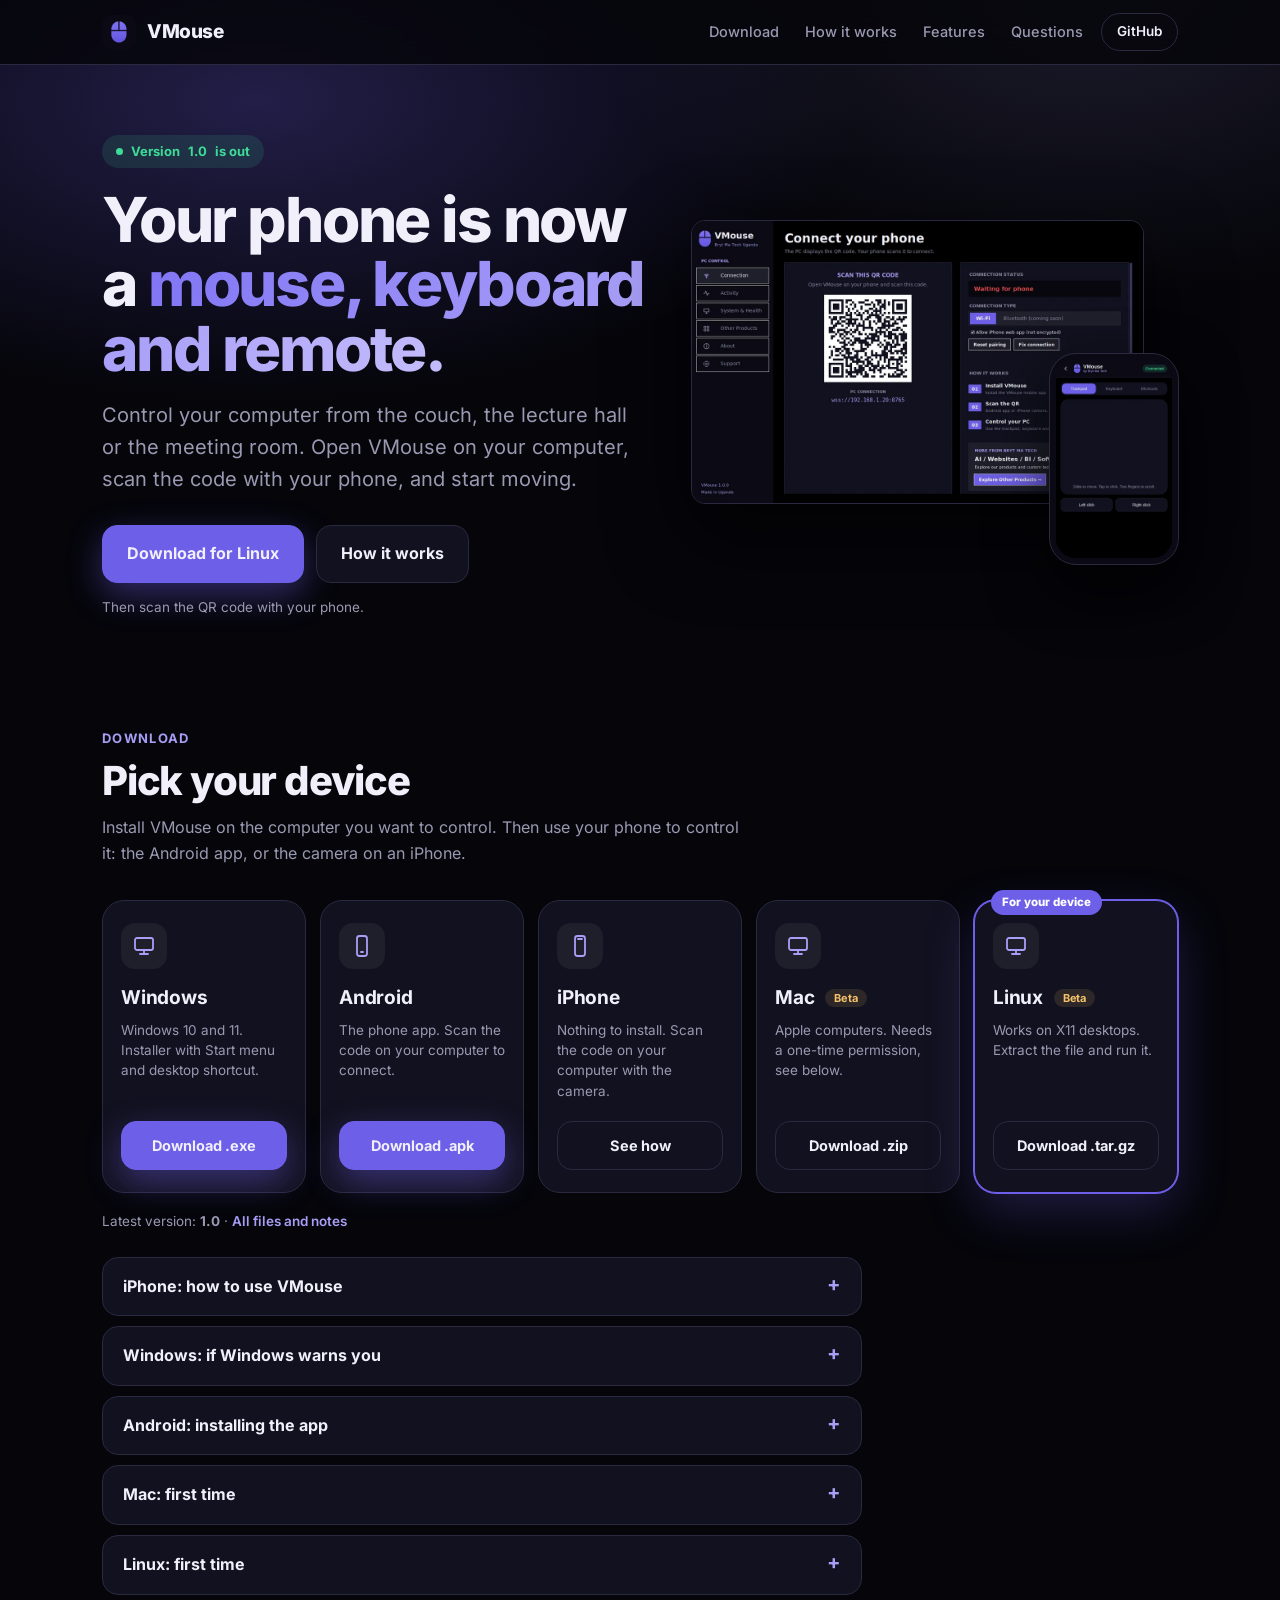
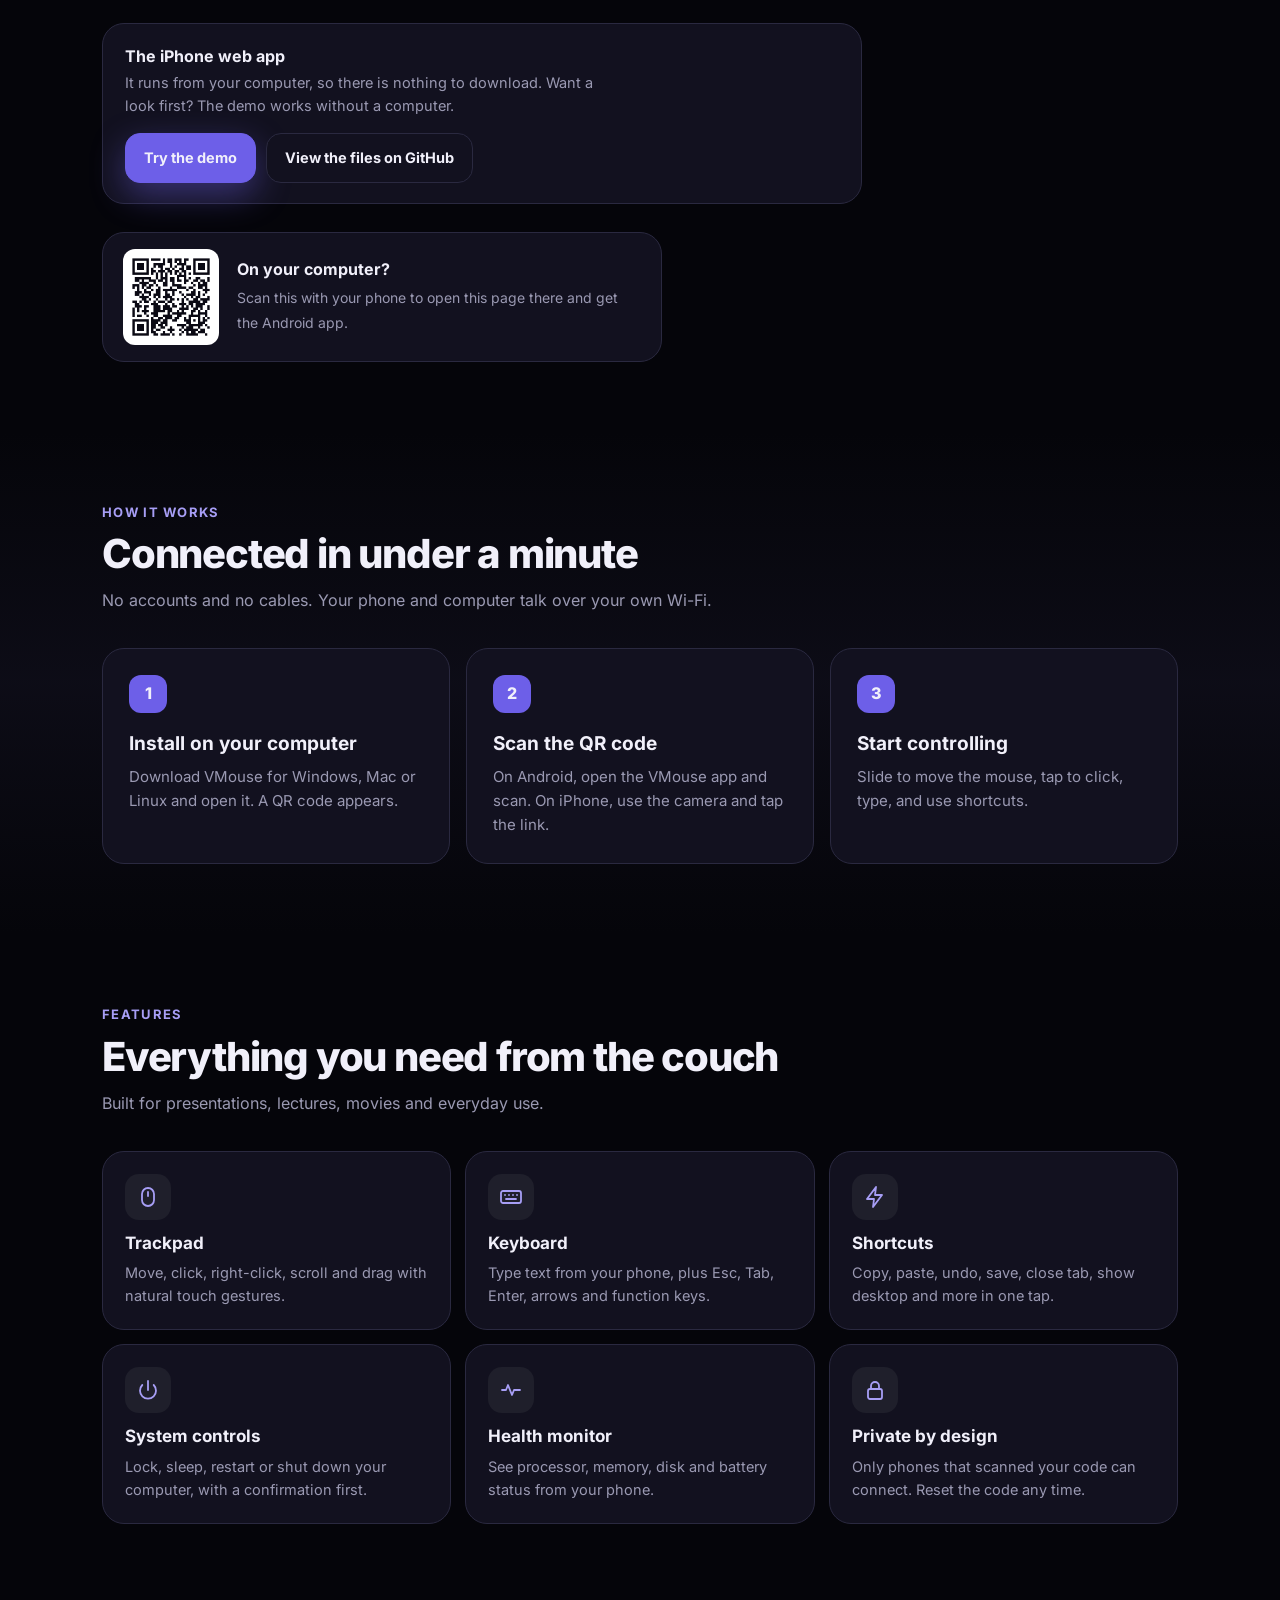
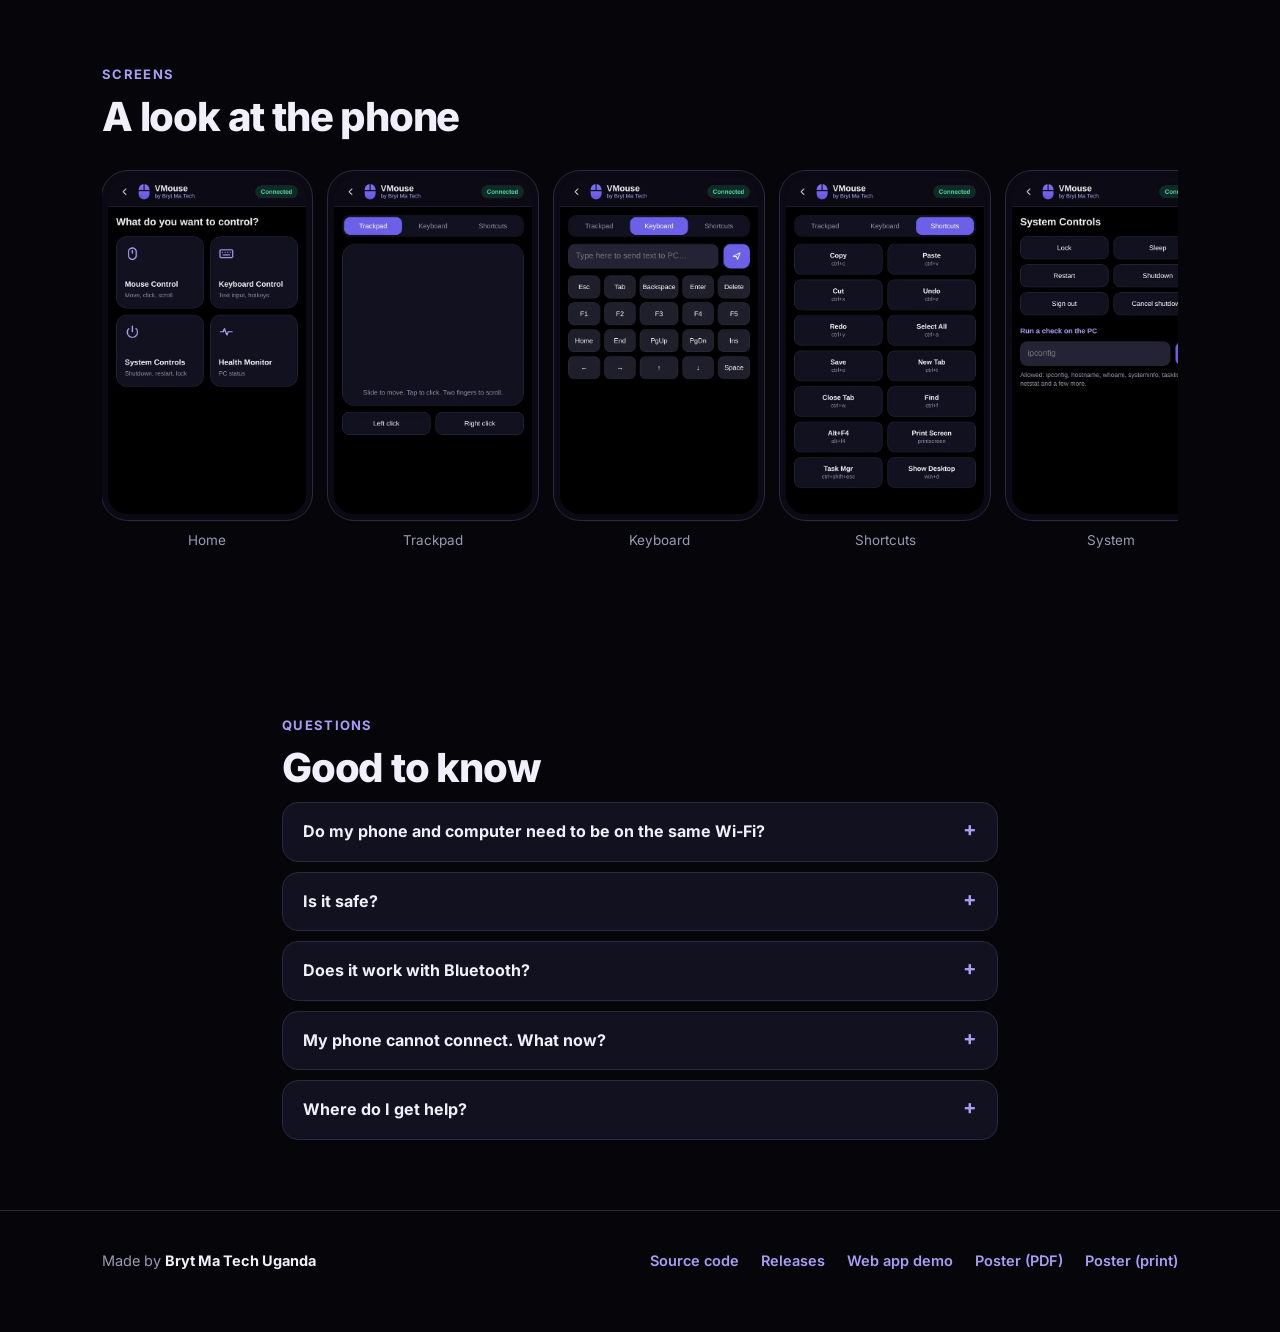
<file: docs/index.html>
<!doctype html>
<html lang="en">
<head>
<meta charset="utf-8">
<meta name="viewport" content="width=device-width, initial-scale=1">
<title>VMouse: use your phone as a mouse, keyboard and remote</title>
<meta name="description" content="VMouse turns your phone into a mouse, keyboard and remote for your computer. Download for Windows, Mac, Linux and Android, or use it on iPhone.">
<meta name="theme-color" content="#05050A">
<meta property="og:type" content="website">
<meta property="og:title" content="VMouse: your phone is now a mouse, keyboard and remote">
<meta property="og:description" content="Download for Windows, Mac, Linux and Android. Works on iPhone too. Built by Bryt Ma Tech Uganda.">
<meta property="og:url" content="https://muhumuza684.github.io/vmouse/">
<meta property="og:image" content="https://muhumuza684.github.io/vmouse/img/og.png">
<meta name="twitter:card" content="summary_large_image">
<link rel="icon" href="img/favicon.png">
<link rel="apple-touch-icon" href="img/apple-touch-icon.png">
<link rel="preload" href="fonts/inter.woff2" as="font" type="font/woff2" crossorigin>
<style>
@font-face{font-family:Inter;src:url(fonts/inter.woff2) format("woff2");font-weight:100 900;font-display:swap}
:root{--bg:#05050A;--s1:#12111F;--s2:#1F1F2B;--line:#2A2940;--pri:#6D5FE8;--pri2:#A79EF5;--tx:#F1F0FA;--mu:#9A99B2;--ok:#3DDC97;--r:22px}
*{box-sizing:border-box;margin:0}
html{scroll-behavior:smooth}
body{background:var(--bg);color:var(--tx);font:16px/1.6 Inter,system-ui,-apple-system,"Segoe UI",Roboto,sans-serif;-webkit-font-smoothing:antialiased;overflow-x:hidden}
a{color:inherit;text-decoration:none}
img{max-width:100%;height:auto;display:block}
.wrap{max-width:1120px;margin:auto;padding:0 22px}
header{position:sticky;top:0;z-index:20;background:rgba(5,5,10,.82);backdrop-filter:blur(14px);border-bottom:1px solid var(--line)}
.bar{display:flex;align-items:center;gap:18px;height:64px}
.brand{display:flex;align-items:center;gap:11px;font-weight:800;font-size:19px;letter-spacing:-.02em}
.brand img{width:34px;height:34px;border-radius:9px}
nav{margin-left:auto;display:flex;gap:26px;font-size:14.5px;color:var(--mu);font-weight:500}
nav a:hover{color:var(--tx)}
.gh{border:1px solid var(--line);border-radius:99px;padding:7px 15px;font-size:13.5px;font-weight:600;color:var(--tx)}
@media(max-width:820px){nav{display:none}.gh{margin-left:auto}}
.hero{padding:70px 0 40px;position:relative}
.hero::before{content:"";position:absolute;inset:-120px 0 auto;height:520px;background:radial-gradient(600px 300px at 20% 30%,rgba(109,95,232,.28),transparent),radial-gradient(500px 300px at 85% 10%,rgba(167,158,245,.14),transparent);pointer-events:none}
.hero .wrap{display:grid;grid-template-columns:1.05fr .95fr;gap:40px;align-items:center;position:relative}
@media(max-width:900px){.hero .wrap{grid-template-columns:1fr}.hero{padding-top:44px}}
.pill{display:inline-flex;align-items:center;gap:8px;background:rgba(61,220,151,.12);color:var(--ok);border-radius:99px;padding:6px 14px;font-size:13px;font-weight:700}
.pill i{width:7px;height:7px;border-radius:50%;background:var(--ok)}
h1{font-size:clamp(36px,5.6vw,62px);line-height:1.04;letter-spacing:-.035em;font-weight:800;margin:20px 0 18px}
h1 span{background:linear-gradient(120deg,#8074F4,#C4BDFB);-webkit-background-clip:text;background-clip:text;color:transparent}
.lead{font-size:clamp(17px,2vw,20px);color:var(--mu);max-width:34em}
.cta{display:flex;flex-wrap:wrap;gap:12px;margin-top:30px}
.btn{display:inline-flex;align-items:center;justify-content:center;gap:9px;border-radius:15px;padding:15px 24px;font-weight:700;font-size:16px;border:1px solid var(--line);background:var(--s1);color:var(--tx);cursor:pointer;transition:transform .15s,background .15s}
.btn:hover{transform:translateY(-2px);background:var(--s2)}
.btn.main{background:var(--pri);border-color:var(--pri);box-shadow:0 12px 34px rgba(109,95,232,.42)}
.btn.main:hover{background:#7a6df0}
.sub{font-size:13.5px;color:var(--mu);margin-top:14px}
.shots{position:relative;display:flex;justify-content:center;align-items:flex-end;padding-bottom:30px}
.shots .pc{width:92%;max-width:560px;height:auto;margin-right:6%;border-radius:14px;border:1px solid var(--line);box-shadow:0 30px 80px rgba(0,0,0,.6)}
.shots .ph{position:absolute;right:0;bottom:-30px;width:26%;max-width:150px;height:auto;border-radius:26px;border:6px solid #0B0A14;outline:1px solid var(--line);box-shadow:0 24px 60px rgba(0,0,0,.7)}
section{padding:70px 0}
h2{font-size:clamp(28px,4vw,40px);letter-spacing:-.03em;line-height:1.1;font-weight:800;margin-bottom:12px}
.kicker{color:var(--pri2);font-weight:700;font-size:13px;letter-spacing:.1em;text-transform:uppercase;margin-bottom:10px}
.intro{color:var(--mu);max-width:40em;margin-bottom:34px}
.cards{display:grid;grid-template-columns:repeat(5,1fr);gap:14px}
@media(max-width:1000px){.cards{grid-template-columns:repeat(3,1fr)}}
@media(max-width:700px){.cards{grid-template-columns:1fr 1fr}}
@media(max-width:440px){.cards{grid-template-columns:1fr}}
.card{background:var(--s1);border:1px solid var(--line);border-radius:var(--r);padding:22px 18px;display:flex;flex-direction:column;gap:6px;position:relative;transition:border-color .2s,transform .2s}
.card:hover{border-color:var(--pri);transform:translateY(-3px)}
.card.rec{border-color:var(--pri);box-shadow:0 0 0 1px var(--pri),0 18px 50px rgba(109,95,232,.25)}
.badge{position:absolute;top:-11px;left:16px;background:var(--pri);color:#fff;font-size:11.5px;font-weight:800;padding:3px 11px;border-radius:99px;display:none}
.card.rec .badge{display:block}
.ico{width:46px;height:46px;border-radius:14px;background:var(--s2);display:grid;place-items:center;color:var(--pri2);margin-bottom:8px}
.ico svg{width:24px;height:24px;fill:none;stroke:currentColor;stroke-width:1.8;stroke-linecap:round;stroke-linejoin:round}
.card h3{font-size:19px;letter-spacing:-.01em}
.card p{color:var(--mu);font-size:13.5px;line-height:1.5;flex:1}
.card .btn{margin-top:14px;padding:12px 14px;font-size:14.5px;width:100%}
.tag{font-size:11px;font-weight:700;color:#F5C26B;background:rgba(245,194,107,.12);border-radius:99px;padding:2px 9px;margin-left:6px;vertical-align:middle}
.ver{color:var(--mu);font-size:13.5px;margin-top:18px}
details{background:var(--s1);border:1px solid var(--line);border-radius:16px;padding:16px 20px;margin-top:10px}
summary{cursor:pointer;font-weight:700;list-style:none;display:flex;justify-content:space-between;gap:14px}
summary::after{content:"+";color:var(--pri2);font-size:20px;line-height:1}
details[open] summary::after{content:"\2212"}
details p,details li{color:var(--mu);font-size:15px;margin-top:10px}
details ol{padding-left:20px}
.webapp{margin-top:28px;display:flex;flex-wrap:wrap;align-items:center;justify-content:space-between;gap:16px 24px;background:var(--s1);border:1px solid var(--line);border-radius:var(--r);padding:20px 22px;max-width:760px}.webapp b{display:block;margin-bottom:2px}.webapp span{color:var(--mu);font-size:14.5px;display:block;max-width:34em}.cta2{display:flex;flex-wrap:wrap;gap:10px}.cta2 .btn{padding:12px 18px;font-size:14.5px}
.share{margin-top:28px;display:flex;align-items:center;gap:18px;background:var(--s1);border:1px solid var(--line);border-radius:var(--r);padding:16px 20px;max-width:560px}
.share img{width:96px;height:96px;border-radius:12px;background:#fff}
.share b{display:block;margin-bottom:2px}.share span{color:var(--mu);font-size:14px}
@media(max-width:700px){.share{display:none}}
.steps{display:grid;grid-template-columns:repeat(3,1fr);gap:16px;counter-reset:s}
@media(max-width:800px){.steps{grid-template-columns:1fr}}
.step{background:var(--s1);border:1px solid var(--line);border-radius:var(--r);padding:26px;counter-increment:s}
.step::before{content:counter(s);display:grid;place-items:center;width:38px;height:38px;border-radius:12px;background:var(--pri);font-weight:800;margin-bottom:16px}
.step h3{font-size:19px;margin-bottom:6px}.step p{color:var(--mu);font-size:15px}
.feat{display:grid;grid-template-columns:repeat(3,1fr);gap:14px}
@media(max-width:900px){.feat{grid-template-columns:1fr 1fr}}@media(max-width:560px){.feat{grid-template-columns:1fr}}
.f{background:var(--s1);border:1px solid var(--line);border-radius:var(--r);padding:22px}
.f h3{font-size:17px;margin:10px 0 4px}.f p{color:var(--mu);font-size:14.5px}
.gallery{display:flex;gap:16px;overflow-x:auto;padding:6px 2px 24px;scroll-snap-type:x mandatory;-webkit-overflow-scrolling:touch}
.gallery figure{flex:0 0 auto;width:210px;scroll-snap-align:start}
.gallery img{width:100%;border-radius:26px;border:6px solid #0B0A14;outline:1px solid var(--line)}
.gallery figcaption{text-align:center;color:var(--mu);font-size:13.5px;margin-top:10px}
.faq{max-width:760px}
footer{border-top:1px solid var(--line);padding:38px 0 60px;color:var(--mu);font-size:14.5px}
footer .wrap{display:flex;flex-wrap:wrap;gap:14px 30px;align-items:center;justify-content:space-between}
footer a{color:var(--pri2);font-weight:600}
.links{display:flex;flex-wrap:wrap;gap:8px 22px}
</style>
</head>
<body>
<header><div class="wrap bar">
  <a class="brand" href="#top"><img src="img/icon-192.png" alt="" width="34" height="34">VMouse</a>
  <nav><a href="#download">Download</a><a href="#how">How it works</a><a href="#features">Features</a><a href="#faq">Questions</a></nav>
  <a class="gh" href="https://github.com/muhumuza684/vmouse">GitHub</a>
</div></header>

<main id="top">
<div class="hero"><div class="wrap">
  <div>
    <span class="pill"><i></i>Version <b data-version>1.0</b> is out</span>
    <h1>Your phone is now a <span>mouse, keyboard and remote.</span></h1>
    <p class="lead">Control your computer from the couch, the lecture hall or the meeting room. Open VMouse on your computer, scan the code with your phone, and start moving.</p>
    <div class="cta">
      <a class="btn main" id="hero-dl" href="#download">Download VMouse</a>
      <a class="btn" href="#how">How it works</a>
    </div>
    <p class="sub" id="hero-sub">Works on Windows, Mac, Linux, Android and iPhone.</p>
  </div>
  <div class="shots">
    <img class="pc" src="img/pc.webp" width="1100" height="688" alt="The VMouse window on a computer, showing the QR code to scan">
    <img class="ph" src="img/phone-trackpad.webp" width="540" height="1169" alt="The VMouse trackpad on a phone">
  </div>
</div></div>

<section id="download"><div class="wrap">
  <p class="kicker">Download</p>
  <h2>Pick your device</h2>
  <p class="intro">Install VMouse on the computer you want to control. Then use your phone to control it: the Android app, or the camera on an iPhone.</p>
  <div class="cards">
    <div class="card" data-os="windows"><span class="badge">For your device</span>
      <div class="ico"><svg viewBox="0 0 24 24"><rect x="3" y="4" width="18" height="12" rx="2"/><path d="M8 20h8M12 16v4"/></svg></div>
      <h3>Windows</h3><p>Windows 10 and 11. Installer with Start menu and desktop shortcut.</p>
      <a class="btn main" data-dl="windows" href="#">Download .exe</a></div>
    <div class="card" data-os="android"><span class="badge">For your device</span>
      <div class="ico"><svg viewBox="0 0 24 24"><rect x="7" y="2" width="10" height="20" rx="2.5"/><path d="M11 18h2"/></svg></div>
      <h3>Android</h3><p>The phone app. Scan the code on your computer to connect.</p>
      <a class="btn main" data-dl="android" href="#">Download .apk</a></div>
    <div class="card" data-os="ios"><span class="badge">For your device</span>
      <div class="ico"><svg viewBox="0 0 24 24"><rect x="7" y="2" width="10" height="20" rx="2.5"/><path d="M10 5h4"/></svg></div>
      <h3>iPhone</h3><p>Nothing to install. Scan the code on your computer with the camera.</p>
      <a class="btn" href="#iphone">See how</a></div>
    <div class="card" data-os="mac"><span class="badge">For your device</span>
      <div class="ico"><svg viewBox="0 0 24 24"><rect x="3" y="4" width="18" height="12" rx="2"/><path d="M8 20h8M12 16v4"/></svg></div>
      <h3>Mac <span class="tag">Beta</span></h3><p>Apple computers. Needs a one-time permission, see below.</p>
      <a class="btn" data-dl="mac" href="#">Download .zip</a></div>
    <div class="card" data-os="linux"><span class="badge">For your device</span>
      <div class="ico"><svg viewBox="0 0 24 24"><rect x="3" y="4" width="18" height="12" rx="2"/><path d="M8 20h8M12 16v4"/></svg></div>
      <h3>Linux <span class="tag">Beta</span></h3><p>Works on X11 desktops. Extract the file and run it.</p>
      <a class="btn" data-dl="linux" href="#">Download .tar.gz</a></div>
  </div>
  <p class="ver">Latest version: <b data-version>1.0</b> &middot; <a href="https://github.com/muhumuza684/vmouse/releases/latest" style="color:var(--pri2);font-weight:600">All files and notes</a></p>

  <div style="margin-top:24px;max-width:760px">
    <details id="iphone"><summary>iPhone: how to use VMouse</summary>
      <ol><li>Install VMouse on your Windows, Mac or Linux computer and open it.</li>
      <li>Put your iPhone on the same Wi-Fi as the computer.</li>
      <li>Open the iPhone camera and point it at the QR code shown in VMouse. Tap the link that appears.</li>
      <li>To keep it like an app, tap Share, then Add to Home Screen. VMouse must be open on the computer when you use it.</li></ol></details>
    <details><summary>Windows: if Windows warns you</summary>
      <p>The first time, Windows may say it protected your PC because VMouse is a new program. Click <b>More info</b>, then <b>Run anyway</b>. If your phone cannot connect, press <b>Fix connection</b> in VMouse and choose Yes.</p></details>
    <details><summary>Android: installing the app</summary>
      <p>Chrome may warn about downloading an app file. Choose <b>Download anyway</b>. When you open the file, Android may ask you to allow installs from your browser. Allow it, then install.</p></details>
    <details><summary>Mac: first time</summary>
      <p>Unzip the file and move VMouse to Applications. Right-click it and choose <b>Open</b>, then Open again. In System Settings, Privacy and Security, Accessibility, allow VMouse so it can move the mouse. This version is still in beta.</p></details>
    <details><summary>Linux: first time</summary>
      <p>Extract the file (<code>tar -xzf VMouse-linux.tar.gz</code>), then run <code>./VMouse</code>. Mouse control needs an X11 session. On the login screen choose the Xorg option instead of Wayland. This version is still in beta.</p></details>
  </div>
  <div class="webapp"><div><b>The iPhone web app</b><span>It runs from your computer, so there is nothing to download. Want a look first? The demo works without a computer.</span></div>
    <div class="cta2"><a class="btn main" href="app/">Try the demo</a><a class="btn" href="https://github.com/muhumuza684/vmouse/tree/main/pwa">View the files on GitHub</a></div></div>
  <div class="share"><img src="img/qr.png" alt="QR code for this page" width="96" height="96"><div><b>On your computer?</b><span>Scan this with your phone to open this page there and get the Android app.</span></div></div>
</div></section>

<section id="how" style="background:linear-gradient(180deg,transparent,rgba(18,17,31,.6),transparent)"><div class="wrap">
  <p class="kicker">How it works</p>
  <h2>Connected in under a minute</h2>
  <p class="intro">No accounts and no cables. Your phone and computer talk over your own Wi-Fi.</p>
  <div class="steps">
    <div class="step"><h3>Install on your computer</h3><p>Download VMouse for Windows, Mac or Linux and open it. A QR code appears.</p></div>
    <div class="step"><h3>Scan the QR code</h3><p>On Android, open the VMouse app and scan. On iPhone, use the camera and tap the link.</p></div>
    <div class="step"><h3>Start controlling</h3><p>Slide to move the mouse, tap to click, type, and use shortcuts.</p></div>
  </div>
</div></section>

<section id="features"><div class="wrap">
  <p class="kicker">Features</p>
  <h2>Everything you need from the couch</h2>
  <p class="intro">Built for presentations, lectures, movies and everyday use.</p>
  <div class="feat">
    <div class="f"><div class="ico"><svg viewBox="0 0 24 24"><rect x="6" y="3" width="12" height="18" rx="6"/><path d="M12 7v4"/></svg></div><h3>Trackpad</h3><p>Move, click, right-click, scroll and drag with natural touch gestures.</p></div>
    <div class="f"><div class="ico"><svg viewBox="0 0 24 24"><rect x="2" y="6" width="20" height="12" rx="2"/><path d="M6 10h.01M10 10h.01M14 10h.01M18 10h.01M7 14h10"/></svg></div><h3>Keyboard</h3><p>Type text from your phone, plus Esc, Tab, Enter, arrows and function keys.</p></div>
    <div class="f"><div class="ico"><svg viewBox="0 0 24 24"><path d="M13 2 4 14h7l-1 8 9-12h-7z"/></svg></div><h3>Shortcuts</h3><p>Copy, paste, undo, save, close tab, show desktop and more in one tap.</p></div>
    <div class="f"><div class="ico"><svg viewBox="0 0 24 24"><path d="M12 3v9M6.3 7a8 8 0 1 0 11.4 0"/></svg></div><h3>System controls</h3><p>Lock, sleep, restart or shut down your computer, with a confirmation first.</p></div>
    <div class="f"><div class="ico"><svg viewBox="0 0 24 24"><path d="M3 12h4l2-5 4 10 2-5h6"/></svg></div><h3>Health monitor</h3><p>See processor, memory, disk and battery status from your phone.</p></div>
    <div class="f"><div class="ico"><svg viewBox="0 0 24 24"><rect x="5" y="11" width="14" height="10" rx="2"/><path d="M8 11V8a4 4 0 0 1 8 0v3"/></svg></div><h3>Private by design</h3><p>Only phones that scanned your code can connect. Reset the code any time.</p></div>
  </div>
</div></section>

<section><div class="wrap">
  <p class="kicker">Screens</p>
  <h2>A look at the phone</h2>
  <div class="gallery" style="margin-top:26px">
    <figure><img loading="lazy" src="img/phone-home.webp" width="540" height="1169" alt="VMouse home screen"><figcaption>Home</figcaption></figure>
    <figure><img loading="lazy" src="img/phone-trackpad.webp" width="540" height="1169" alt="Trackpad"><figcaption>Trackpad</figcaption></figure>
    <figure><img loading="lazy" src="img/phone-keyboard.webp" width="540" height="1169" alt="Keyboard"><figcaption>Keyboard</figcaption></figure>
    <figure><img loading="lazy" src="img/phone-shortcuts.webp" width="540" height="1169" alt="Shortcuts"><figcaption>Shortcuts</figcaption></figure>
    <figure><img loading="lazy" src="img/phone-system.webp" width="540" height="1169" alt="System controls"><figcaption>System</figcaption></figure>
  </div>
</div></section>

<section id="faq"><div class="wrap faq">
  <p class="kicker">Questions</p>
  <h2>Good to know</h2>
  <details><summary>Do my phone and computer need to be on the same Wi-Fi?</summary><p>Yes. They connect directly over your own Wi-Fi network. If the router blocks devices from seeing each other, turn on your phone's hotspot and connect the computer to it.</p></details>
  <details><summary>Is it safe?</summary><p>Every connection needs the secret code from the QR code, so only phones that scanned it can connect. The Android app also checks the computer's certificate and connects over an encrypted link. The iPhone web app is not encrypted; you can switch it off in VMouse. Press Reset pairing in VMouse to cut off every phone.</p></details>
  <details><summary>Does it work with Bluetooth?</summary><p>Not yet. Bluetooth is planned. Today VMouse works over Wi-Fi.</p></details>
  <details><summary>My phone cannot connect. What now?</summary><p>Check both devices use the same Wi-Fi. On Windows, press <b>Fix connection</b> in VMouse and choose Yes. Then scan the QR code again.</p></details>
  <details><summary>Where do I get help?</summary><p>Open the Support page inside VMouse, or <a style="color:var(--pri2)" href="https://github.com/muhumuza684/vmouse/issues">report a problem on GitHub</a>.</p></details>
</div></section>
</main>

<footer><div class="wrap">
  <div>Made by <b style="color:var(--tx)">Bryt Ma Tech Uganda</b></div>
  <div class="links"><a href="https://github.com/muhumuza684/vmouse">Source code</a><a href="https://github.com/muhumuza684/vmouse/releases/latest">Releases</a><a href="app/">Web app demo</a><a href="poster/VMouse-poster.pdf">Poster (PDF)</a><a href="poster/VMouse-poster-print.pdf">Poster (print)</a></div>
</div></footer>

<script>
(function () {
  var base = "https://github.com/muhumuza684/vmouse/releases/latest/download/";
  var files = { windows: "VMouse-Setup.exe", mac: "VMouse-mac.zip", linux: "VMouse-linux.tar.gz", android: "VMouse.apk" };
  var names = { windows: "Windows", mac: "Mac", linux: "Linux", android: "Android" };
  document.querySelectorAll("[data-dl]").forEach(function (a) { a.href = base + files[a.getAttribute("data-dl")]; });
  var ua = navigator.userAgent || "", os = "";
  if (/Android/i.test(ua)) os = "android";
  else if (/iPhone|iPad|iPod/i.test(ua)) os = "ios";
  else if (/Windows/i.test(ua)) os = "windows";
  else if (/Mac/i.test(ua)) os = "mac";
  else if (/Linux|X11/i.test(ua)) os = "linux";
  var card = os && document.querySelector('.card[data-os="' + os + '"]');
  if (card) {
    card.classList.add("rec");
    var hero = document.getElementById("hero-dl"), sub = document.getElementById("hero-sub");
    if (files[os]) {
      hero.textContent = "Download for " + names[os]; hero.href = base + files[os];
      sub.textContent = os === "android" ? "Then open the app and scan the QR code shown on your computer." : "Then scan the QR code with your phone.";
    } else {
      hero.textContent = "Use VMouse on iPhone"; hero.href = "#iphone";
      sub.textContent = "Install VMouse on your computer first, then scan its code with your camera.";
    }
  }
  fetch("https://api.github.com/repos/muhumuza684/vmouse/releases/latest").then(function (r) { return r.ok ? r.json() : null; }).then(function (j) {
    if (!j || !j.tag_name) return;
    document.querySelectorAll("[data-version]").forEach(function (e) { e.textContent = j.tag_name.replace(/^v/, ""); });
  }).catch(function () {});
})();
</script>
</body>
</html>
</file>
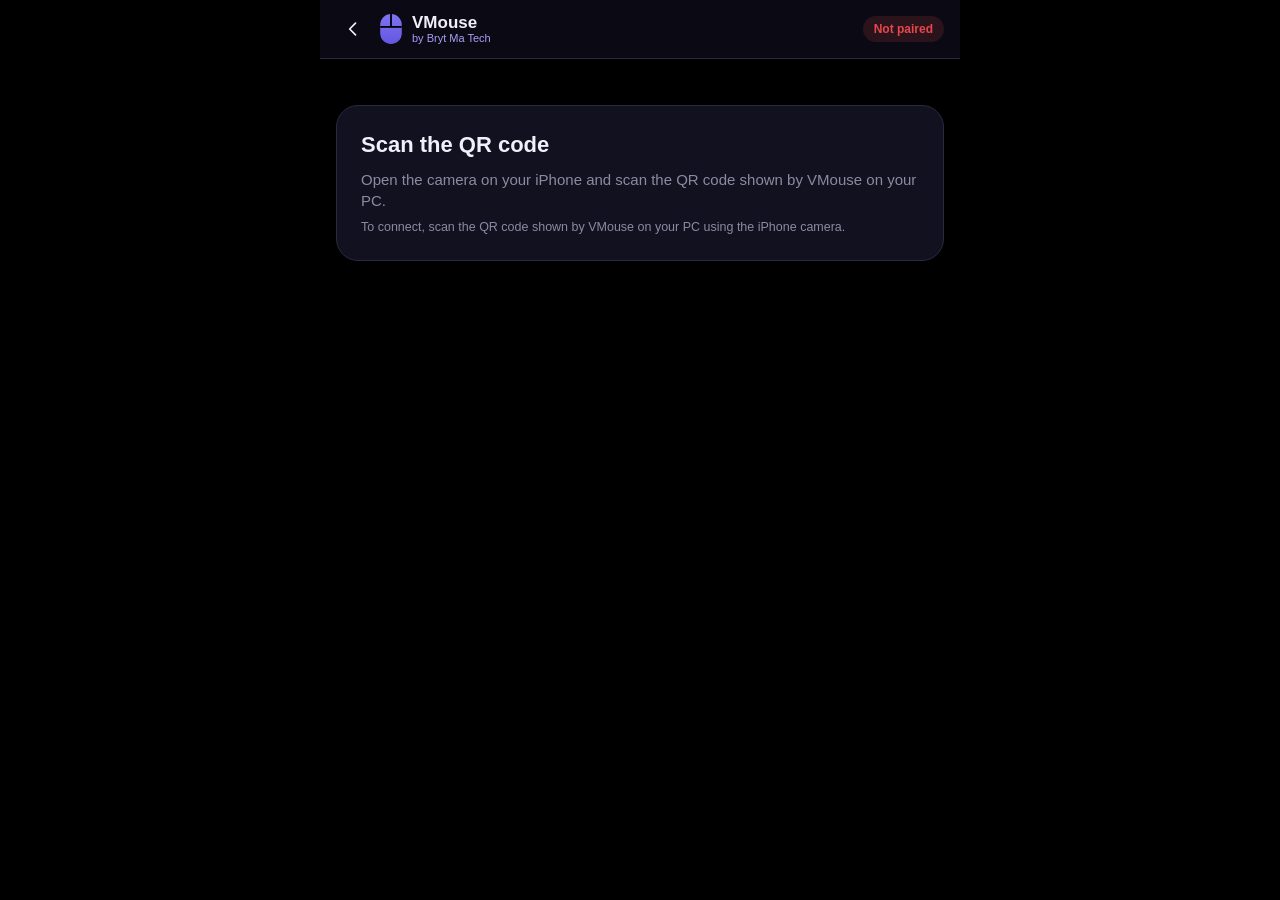
<file: pwa/index.html>
<!doctype html>
<html lang="en">
<head>
<meta charset="utf-8">
<meta name="viewport" content="width=device-width, initial-scale=1, maximum-scale=1, user-scalable=no, viewport-fit=cover">
<meta name="theme-color" content="#0B0A14">
<meta name="apple-mobile-web-app-capable" content="yes">
<meta name="mobile-web-app-capable" content="yes">
<meta name="apple-mobile-web-app-status-bar-style" content="black-translucent">
<meta name="apple-mobile-web-app-title" content="VMouse">
<title>VMouse</title>
<link rel="manifest" href="manifest.webmanifest">
<link rel="icon" href="icons/favicon.png">
<link rel="apple-touch-icon" href="icons/apple-touch-icon.png">
<link rel="stylesheet" href="style.css">
</head>
<body>
<svg width="0" height="0" style="position:absolute" aria-hidden="true">
  <defs><linearGradient id="mg" x1="0" y1="0" x2="0" y2="1"><stop offset="0" stop-color="#8074F4"/><stop offset="1" stop-color="#6456E0"/></linearGradient></defs>
  <symbol id="logo" viewBox="0 0 36 50"><rect width="36" height="50" rx="18" fill="url(#mg)"/><rect y="20" width="36" height="3" fill="#000"/><rect x="16.5" width="3" height="20" fill="#000"/></symbol>
  <g fill="none" stroke="currentColor" stroke-width="2" stroke-linecap="round" stroke-linejoin="round">
    <symbol id="i-mouse" viewBox="0 0 24 24"><rect x="6" y="3" width="12" height="18" rx="6"/><path d="M12 7v4"/></symbol>
    <symbol id="i-kbd" viewBox="0 0 24 24"><rect x="2" y="6" width="20" height="12" rx="2"/><path d="M6 10h.01M10 10h.01M14 10h.01M18 10h.01M7 14h10"/></symbol>
    <symbol id="i-power" viewBox="0 0 24 24"><path d="M12 3v9M6.3 7a8 8 0 1 0 11.4 0"/></symbol>
    <symbol id="i-heart" viewBox="0 0 24 24"><path d="M3 12h4l2-5 4 10 2-5h6"/></symbol>
    <symbol id="i-back" viewBox="0 0 24 24"><path d="M15 5l-7 7 7 7"/></symbol>
    <symbol id="i-send" viewBox="0 0 24 24"><path d="M4 12l16-8-6 16-3-7z"/></symbol>
  </g>
</svg>

<div id="app">
  <header class="top">
    <button id="back" class="icon-btn" aria-label="Back" hidden><svg class="i"><use href="#i-back"/></svg></button>
    <svg class="logo"><use href="#logo"/></svg>
    <div class="brand"><b>VMouse</b><small>by Bryt Ma Tech</small></div>
    <span id="badge" class="badge off">Connecting</span>
  </header>

  <div id="demo-note" class="demo" hidden>Demo mode: this page is not connected to any computer.</div>

  <main>
    <section id="s-status" class="screen active">
      <div class="status-card">
        <h1 id="st-title">Connecting to your PC</h1>
        <p id="st-text">Keep this page open. Your PC and phone must be on the same Wi-Fi.</p>
        <button id="st-retry" class="btn" hidden>Try again</button>
        <p class="small">To connect, scan the QR code shown by VMouse on your PC using the iPhone camera.</p>
      </div>
    </section>

    <section id="s-home" class="screen">
      <h2>What do you want to control?</h2>
      <div class="tiles">
        <button class="tile" data-go="mouse"><svg class="i big"><use href="#i-mouse"/></svg><b>Mouse Control</b><small>Move, click, scroll</small></button>
        <button class="tile" data-go="keyboard"><svg class="i big"><use href="#i-kbd"/></svg><b>Keyboard Control</b><small>Text input, hotkeys</small></button>
        <button class="tile" data-go="system"><svg class="i big"><use href="#i-power"/></svg><b>System Controls</b><small>Shutdown, restart, lock</small></button>
        <button class="tile" data-go="health"><svg class="i big"><use href="#i-heart"/></svg><b>Health Monitor</b><small>PC status</small></button>
      </div>
    </section>

    <section id="s-mouse" class="screen">
      <nav class="tabs" data-tabs="mouse">
        <button class="on" data-tab="trackpad">Trackpad</button>
        <button data-tab="keyboard">Keyboard</button>
        <button data-tab="shortcuts">Shortcuts</button>
      </nav>
      <div class="pane on" data-pane="trackpad">
        <div id="pad" class="pad"><span>Slide to move. Tap to click. Two fingers to scroll.</span></div>
        <div class="clicks"><button class="btn2" data-click="left">Left click</button><button class="btn2" data-click="right">Right click</button></div>
      </div>
      <div class="pane" data-pane="keyboard" id="pane-keyboard"></div>
      <div class="pane" data-pane="shortcuts"><div id="shortcut-grid" class="grid2"></div></div>
    </section>


    <section id="s-system" class="screen">
      <h2>System Controls</h2>
      <div class="grid2" id="power-grid"></div>
      <h3>Run a check on the PC</h3>
      <div class="row"><input id="cmd" type="text" placeholder="ipconfig" autocapitalize="off" autocomplete="off" autocorrect="off" spellcheck="false"><button id="cmd-run" class="send" aria-label="Run"><svg class="i"><use href="#i-send"/></svg></button></div>
      <p class="small">Allowed: ipconfig, hostname, whoami, systeminfo, tasklist, ping, netstat and a few more.</p>
      <pre id="cmd-out" class="out" hidden></pre>
    </section>

    <section id="s-health" class="screen">
      <div class="row between"><h2>Health Monitor</h2><button id="health-refresh" class="btn2 small-btn">Refresh</button></div>
      <div id="health-body" class="health"><p class="small">Loading…</p></div>
    </section>
  </main>
</div>

<div id="confirm" class="modal" hidden>
  <div class="sheet"><h3 id="confirm-title"></h3><p id="confirm-text"></p>
    <div class="row"><button id="confirm-no" class="btn2">Cancel</button><button id="confirm-yes" class="btn danger">Yes, do it</button></div>
  </div>
</div>
<script src="app.js"></script>
</body>
</html>
</file>
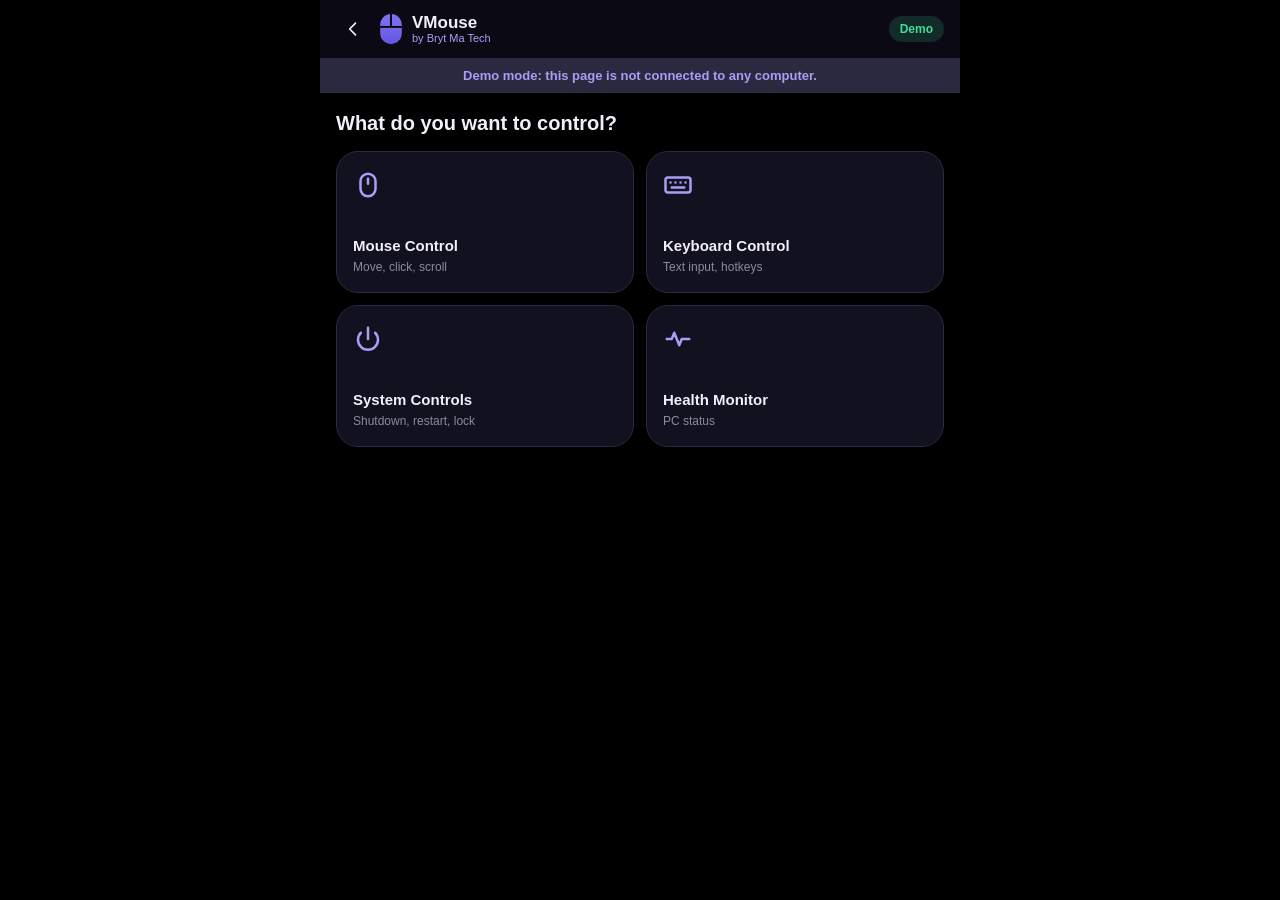
<file: docs/app/index.html>
<!doctype html>
<html lang="en">
<head>
<meta charset="utf-8">
<meta name="viewport" content="width=device-width, initial-scale=1, maximum-scale=1, user-scalable=no, viewport-fit=cover">
<meta name="theme-color" content="#0B0A14">
<meta name="apple-mobile-web-app-capable" content="yes">
<meta name="mobile-web-app-capable" content="yes">
<meta name="apple-mobile-web-app-status-bar-style" content="black-translucent">
<meta name="apple-mobile-web-app-title" content="VMouse">
<title>VMouse demo</title>
<link rel="manifest" href="manifest.webmanifest">
<link rel="icon" href="icons/favicon.png">
<link rel="apple-touch-icon" href="icons/apple-touch-icon.png">
<link rel="stylesheet" href="style.css">
</head>
<body>
<svg width="0" height="0" style="position:absolute" aria-hidden="true">
  <defs><linearGradient id="mg" x1="0" y1="0" x2="0" y2="1"><stop offset="0" stop-color="#8074F4"/><stop offset="1" stop-color="#6456E0"/></linearGradient></defs>
  <symbol id="logo" viewBox="0 0 36 50"><rect width="36" height="50" rx="18" fill="url(#mg)"/><rect y="20" width="36" height="3" fill="#000"/><rect x="16.5" width="3" height="20" fill="#000"/></symbol>
  <g fill="none" stroke="currentColor" stroke-width="2" stroke-linecap="round" stroke-linejoin="round">
    <symbol id="i-mouse" viewBox="0 0 24 24"><rect x="6" y="3" width="12" height="18" rx="6"/><path d="M12 7v4"/></symbol>
    <symbol id="i-kbd" viewBox="0 0 24 24"><rect x="2" y="6" width="20" height="12" rx="2"/><path d="M6 10h.01M10 10h.01M14 10h.01M18 10h.01M7 14h10"/></symbol>
    <symbol id="i-power" viewBox="0 0 24 24"><path d="M12 3v9M6.3 7a8 8 0 1 0 11.4 0"/></symbol>
    <symbol id="i-heart" viewBox="0 0 24 24"><path d="M3 12h4l2-5 4 10 2-5h6"/></symbol>
    <symbol id="i-back" viewBox="0 0 24 24"><path d="M15 5l-7 7 7 7"/></symbol>
    <symbol id="i-send" viewBox="0 0 24 24"><path d="M4 12l16-8-6 16-3-7z"/></symbol>
  </g>
</svg>

<div id="app">
  <header class="top">
    <button id="back" class="icon-btn" aria-label="Back" hidden><svg class="i"><use href="#i-back"/></svg></button>
    <svg class="logo"><use href="#logo"/></svg>
    <div class="brand"><b>VMouse</b><small>by Bryt Ma Tech</small></div>
    <span id="badge" class="badge off">Connecting</span>
  </header>

  <div id="demo-note" class="demo" hidden>Demo mode: this page is not connected to any computer.</div>

  <main>
    <section id="s-status" class="screen active">
      <div class="status-card">
        <h1 id="st-title">Connecting to your PC</h1>
        <p id="st-text">Keep this page open. Your PC and phone must be on the same Wi-Fi.</p>
        <button id="st-retry" class="btn" hidden>Try again</button>
        <p class="small">To connect, scan the QR code shown by VMouse on your PC using the iPhone camera.</p>
      </div>
    </section>

    <section id="s-home" class="screen">
      <h2>What do you want to control?</h2>
      <div class="tiles">
        <button class="tile" data-go="mouse"><svg class="i big"><use href="#i-mouse"/></svg><b>Mouse Control</b><small>Move, click, scroll</small></button>
        <button class="tile" data-go="keyboard"><svg class="i big"><use href="#i-kbd"/></svg><b>Keyboard Control</b><small>Text input, hotkeys</small></button>
        <button class="tile" data-go="system"><svg class="i big"><use href="#i-power"/></svg><b>System Controls</b><small>Shutdown, restart, lock</small></button>
        <button class="tile" data-go="health"><svg class="i big"><use href="#i-heart"/></svg><b>Health Monitor</b><small>PC status</small></button>
      </div>
    </section>

    <section id="s-mouse" class="screen">
      <nav class="tabs" data-tabs="mouse">
        <button class="on" data-tab="trackpad">Trackpad</button>
        <button data-tab="keyboard">Keyboard</button>
        <button data-tab="shortcuts">Shortcuts</button>
      </nav>
      <div class="pane on" data-pane="trackpad">
        <div id="pad" class="pad"><span>Slide to move. Tap to click. Two fingers to scroll.</span></div>
        <div class="clicks"><button class="btn2" data-click="left">Left click</button><button class="btn2" data-click="right">Right click</button></div>
      </div>
      <div class="pane" data-pane="keyboard" id="pane-keyboard"></div>
      <div class="pane" data-pane="shortcuts"><div id="shortcut-grid" class="grid2"></div></div>
    </section>


    <section id="s-system" class="screen">
      <h2>System Controls</h2>
      <div class="grid2" id="power-grid"></div>
      <h3>Run a check on the PC</h3>
      <div class="row"><input id="cmd" type="text" placeholder="ipconfig" autocapitalize="off" autocomplete="off" autocorrect="off" spellcheck="false"><button id="cmd-run" class="send" aria-label="Run"><svg class="i"><use href="#i-send"/></svg></button></div>
      <p class="small">Allowed: ipconfig, hostname, whoami, systeminfo, tasklist, ping, netstat and a few more.</p>
      <pre id="cmd-out" class="out" hidden></pre>
    </section>

    <section id="s-health" class="screen">
      <div class="row between"><h2>Health Monitor</h2><button id="health-refresh" class="btn2 small-btn">Refresh</button></div>
      <div id="health-body" class="health"><p class="small">Loading…</p></div>
    </section>
  </main>
</div>

<div id="confirm" class="modal" hidden>
  <div class="sheet"><h3 id="confirm-title"></h3><p id="confirm-text"></p>
    <div class="row"><button id="confirm-no" class="btn2">Cancel</button><button id="confirm-yes" class="btn danger">Yes, do it</button></div>
  </div>
</div>
<script>window.VMOUSE_DEMO = true;</script>
<script src="app.js"></script>
</body>
</html>
</file>
<file: pwa/style.css>
:root{--bg:#000;--bar:#0B0A14;--s1:#12111F;--s2:#1F1F2B;--inp:#242336;--line:#2A2940;--pri:#6D5FE8;--pri2:#A79EF5;--tx:#F1F0FA;--mu:#8B8AA3;--ok:#3DDC97;--bad:#E5484D}
*{box-sizing:border-box;margin:0;-webkit-tap-highlight-color:transparent}
html,body{height:100%;background:var(--bg);color:var(--tx);font:15px/1.4 -apple-system,BlinkMacSystemFont,"Segoe UI",Roboto,Helvetica,Arial,sans-serif;overscroll-behavior:none}
body{padding:env(safe-area-inset-top) env(safe-area-inset-right) env(safe-area-inset-bottom) env(safe-area-inset-left);-webkit-user-select:none;user-select:none}
#app{display:flex;flex-direction:column;height:100%;max-width:640px;margin:auto}
.top{display:flex;align-items:center;gap:10px;padding:12px 16px;background:var(--bar);border-bottom:1px solid var(--line)}
.logo{width:22px;height:30px;flex:none}.brand{display:flex;flex-direction:column;line-height:1.15}.brand b{font-size:17px}.brand small{color:var(--pri2);font-size:11px}
.icon-btn{background:none;border:0;color:var(--tx);width:34px;height:34px;display:grid;place-items:center;border-radius:10px}
.i{width:20px;height:20px;fill:none;stroke:currentColor;stroke-width:2;stroke-linecap:round;stroke-linejoin:round}.i.big{width:30px;height:30px;color:var(--pri2)}
.badge{margin-left:auto;font-size:12px;font-weight:700;padding:5px 11px;border-radius:99px;background:rgba(61,220,151,.15);color:var(--ok)}
.badge.off{background:rgba(229,72,77,.15);color:var(--bad)}
main{flex:1;min-height:0;position:relative;overflow:hidden}
.screen{position:absolute;inset:0;padding:16px;display:none;overflow-y:auto;-webkit-overflow-scrolling:touch}
.screen.active{display:block}
h1{font-size:22px}h2{font-size:20px;margin-bottom:14px}h3{font-size:14px;margin:22px 0 10px;color:var(--pri2)}
p{color:var(--mu)}.small{font-size:12.5px;margin-top:10px}
.status-card{margin-top:30px;background:var(--s1);border:1px solid var(--line);border-radius:22px;padding:24px}
.status-card p{margin-top:8px}
.btn{background:var(--pri);color:#fff;border:0;border-radius:14px;padding:13px 20px;font:700 15px inherit;margin-top:16px}
.btn.danger{background:var(--bad)}
.btn2{background:var(--s1);color:var(--tx);border:1px solid var(--line);border-radius:14px;padding:14px;font:600 14px inherit}
.btn2:active,.tile:active,.key:active{background:var(--pri);border-color:var(--pri)}
.small-btn{padding:8px 14px}
.tiles{display:grid;grid-template-columns:1fr 1fr;gap:12px}
.tile{background:var(--s1);border:1px solid var(--line);border-radius:22px;padding:18px 16px;text-align:left;color:var(--tx);display:flex;flex-direction:column;gap:6px;min-height:142px}
.tile .i{margin-bottom:auto}.tile b{font-size:15px}.tile small{color:var(--mu);font-size:12px}
.tabs{display:flex;gap:4px;background:var(--s1);padding:4px;border-radius:16px;margin-bottom:14px}
.tabs button{flex:1;background:none;border:0;color:var(--mu);font:700 13px inherit;padding:10px 0;border-radius:12px}
.tabs button.on{background:var(--pri);color:#fff}
.pane{display:none}.pane.on{display:block}
.pad{height:min(48vh,380px);background:var(--s1);border:1px solid var(--line);border-radius:26px;display:flex;align-items:flex-end;justify-content:center;padding:16px;color:var(--mu);font-size:13px;text-align:center;touch-action:none}
.pad.live{border-color:var(--pri)}
.clicks{display:grid;grid-template-columns:1fr 1fr;gap:10px;margin-top:12px}
.grid2{display:grid;grid-template-columns:1fr 1fr;gap:10px}
.grid5{display:grid;grid-template-columns:repeat(5,1fr);gap:8px;margin-top:14px}
.key{background:var(--s2);border:1px solid var(--line);border-radius:12px;color:var(--tx);font:600 13px inherit;padding:14px 4px}
.key.wide{grid-column:span 2}
.row{display:flex;gap:10px}.row.between{align-items:center;justify-content:space-between;margin-bottom:14px}.row.between h2{margin:0}
input[type=text]{flex:1;min-width:0;background:var(--inp);border:1px solid var(--line);border-radius:14px;color:var(--tx);padding:14px;font-size:16px;-webkit-user-select:text;user-select:text}
.send{background:var(--pri);border:0;border-radius:14px;color:#fff;width:52px;display:grid;place-items:center}
.out{margin-top:12px;background:var(--s1);border:1px solid var(--line);border-radius:14px;padding:12px;color:var(--pri2);font:12px/1.4 ui-monospace,Menlo,Consolas,monospace;white-space:pre-wrap;max-height:40vh;overflow:auto;-webkit-user-select:text;user-select:text}
.health{display:grid;gap:10px}
.card{background:var(--s1);border:1px solid var(--line);border-radius:18px;padding:14px}
.card b{display:block;font-size:12px;color:var(--mu);font-weight:600;margin-bottom:6px}
.meter{height:8px;border-radius:99px;background:var(--s2);overflow:hidden;margin-top:8px}.meter i{display:block;height:100%;background:var(--pri)}
.meter i.hot{background:var(--bad)}.val{font-size:22px;font-weight:700}
.risk.fine{color:var(--ok)}.risk{color:var(--bad);font-size:13px;margin-top:4px}.rec{color:var(--ok);font-size:13px;margin-top:4px}
.modal{position:fixed;inset:0;background:rgba(0,0,0,.7);display:grid;align-items:end;z-index:10}
.modal[hidden]{display:none}
.sheet{background:var(--s1);border-top:1px solid var(--line);border-radius:26px 26px 0 0;padding:22px 20px calc(22px + env(safe-area-inset-bottom))}
.sheet p{margin:8px 0 18px}.sheet .row>*{flex:1}

.demo{background:#2A2940;color:#A79EF5;padding:8px 16px;font-size:13px;font-weight:600;text-align:center}
</file>
<file: docs/app/style.css>
:root{--bg:#000;--bar:#0B0A14;--s1:#12111F;--s2:#1F1F2B;--inp:#242336;--line:#2A2940;--pri:#6D5FE8;--pri2:#A79EF5;--tx:#F1F0FA;--mu:#8B8AA3;--ok:#3DDC97;--bad:#E5484D}
*{box-sizing:border-box;margin:0;-webkit-tap-highlight-color:transparent}
html,body{height:100%;background:var(--bg);color:var(--tx);font:15px/1.4 -apple-system,BlinkMacSystemFont,"Segoe UI",Roboto,Helvetica,Arial,sans-serif;overscroll-behavior:none}
body{padding:env(safe-area-inset-top) env(safe-area-inset-right) env(safe-area-inset-bottom) env(safe-area-inset-left);-webkit-user-select:none;user-select:none}
#app{display:flex;flex-direction:column;height:100%;max-width:640px;margin:auto}
.top{display:flex;align-items:center;gap:10px;padding:12px 16px;background:var(--bar);border-bottom:1px solid var(--line)}
.logo{width:22px;height:30px;flex:none}.brand{display:flex;flex-direction:column;line-height:1.15}.brand b{font-size:17px}.brand small{color:var(--pri2);font-size:11px}
.icon-btn{background:none;border:0;color:var(--tx);width:34px;height:34px;display:grid;place-items:center;border-radius:10px}
.i{width:20px;height:20px;fill:none;stroke:currentColor;stroke-width:2;stroke-linecap:round;stroke-linejoin:round}.i.big{width:30px;height:30px;color:var(--pri2)}
.badge{margin-left:auto;font-size:12px;font-weight:700;padding:5px 11px;border-radius:99px;background:rgba(61,220,151,.15);color:var(--ok)}
.badge.off{background:rgba(229,72,77,.15);color:var(--bad)}
main{flex:1;min-height:0;position:relative;overflow:hidden}
.screen{position:absolute;inset:0;padding:16px;display:none;overflow-y:auto;-webkit-overflow-scrolling:touch}
.screen.active{display:block}
h1{font-size:22px}h2{font-size:20px;margin-bottom:14px}h3{font-size:14px;margin:22px 0 10px;color:var(--pri2)}
p{color:var(--mu)}.small{font-size:12.5px;margin-top:10px}
.status-card{margin-top:30px;background:var(--s1);border:1px solid var(--line);border-radius:22px;padding:24px}
.status-card p{margin-top:8px}
.btn{background:var(--pri);color:#fff;border:0;border-radius:14px;padding:13px 20px;font:700 15px inherit;margin-top:16px}
.btn.danger{background:var(--bad)}
.btn2{background:var(--s1);color:var(--tx);border:1px solid var(--line);border-radius:14px;padding:14px;font:600 14px inherit}
.btn2:active,.tile:active,.key:active{background:var(--pri);border-color:var(--pri)}
.small-btn{padding:8px 14px}
.tiles{display:grid;grid-template-columns:1fr 1fr;gap:12px}
.tile{background:var(--s1);border:1px solid var(--line);border-radius:22px;padding:18px 16px;text-align:left;color:var(--tx);display:flex;flex-direction:column;gap:6px;min-height:142px}
.tile .i{margin-bottom:auto}.tile b{font-size:15px}.tile small{color:var(--mu);font-size:12px}
.tabs{display:flex;gap:4px;background:var(--s1);padding:4px;border-radius:16px;margin-bottom:14px}
.tabs button{flex:1;background:none;border:0;color:var(--mu);font:700 13px inherit;padding:10px 0;border-radius:12px}
.tabs button.on{background:var(--pri);color:#fff}
.pane{display:none}.pane.on{display:block}
.pad{height:min(48vh,380px);background:var(--s1);border:1px solid var(--line);border-radius:26px;display:flex;align-items:flex-end;justify-content:center;padding:16px;color:var(--mu);font-size:13px;text-align:center;touch-action:none}
.pad.live{border-color:var(--pri)}
.clicks{display:grid;grid-template-columns:1fr 1fr;gap:10px;margin-top:12px}
.grid2{display:grid;grid-template-columns:1fr 1fr;gap:10px}
.grid5{display:grid;grid-template-columns:repeat(5,1fr);gap:8px;margin-top:14px}
.key{background:var(--s2);border:1px solid var(--line);border-radius:12px;color:var(--tx);font:600 13px inherit;padding:14px 4px}
.key.wide{grid-column:span 2}
.row{display:flex;gap:10px}.row.between{align-items:center;justify-content:space-between;margin-bottom:14px}.row.between h2{margin:0}
input[type=text]{flex:1;min-width:0;background:var(--inp);border:1px solid var(--line);border-radius:14px;color:var(--tx);padding:14px;font-size:16px;-webkit-user-select:text;user-select:text}
.send{background:var(--pri);border:0;border-radius:14px;color:#fff;width:52px;display:grid;place-items:center}
.out{margin-top:12px;background:var(--s1);border:1px solid var(--line);border-radius:14px;padding:12px;color:var(--pri2);font:12px/1.4 ui-monospace,Menlo,Consolas,monospace;white-space:pre-wrap;max-height:40vh;overflow:auto;-webkit-user-select:text;user-select:text}
.health{display:grid;gap:10px}
.card{background:var(--s1);border:1px solid var(--line);border-radius:18px;padding:14px}
.card b{display:block;font-size:12px;color:var(--mu);font-weight:600;margin-bottom:6px}
.meter{height:8px;border-radius:99px;background:var(--s2);overflow:hidden;margin-top:8px}.meter i{display:block;height:100%;background:var(--pri)}
.meter i.hot{background:var(--bad)}.val{font-size:22px;font-weight:700}
.risk.fine{color:var(--ok)}.risk{color:var(--bad);font-size:13px;margin-top:4px}.rec{color:var(--ok);font-size:13px;margin-top:4px}
.modal{position:fixed;inset:0;background:rgba(0,0,0,.7);display:grid;align-items:end;z-index:10}
.modal[hidden]{display:none}
.sheet{background:var(--s1);border-top:1px solid var(--line);border-radius:26px 26px 0 0;padding:22px 20px calc(22px + env(safe-area-inset-bottom))}
.sheet p{margin:8px 0 18px}.sheet .row>*{flex:1}

.demo{background:#2A2940;color:#A79EF5;padding:8px 16px;font-size:13px;font-weight:600;text-align:center}
</file>
